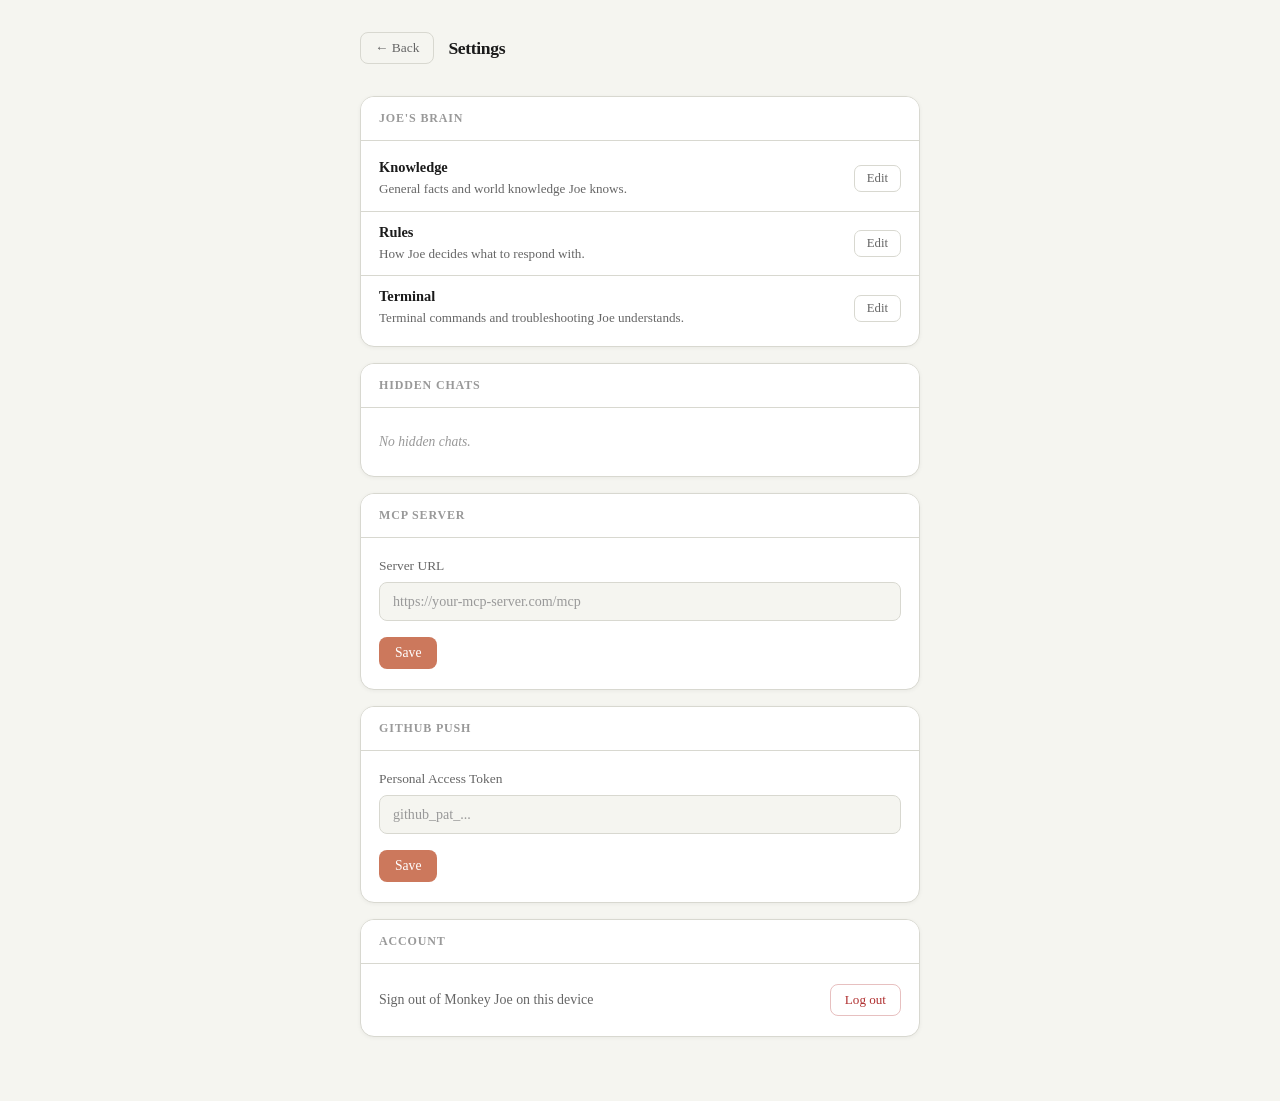
<file: settings.html>
<!DOCTYPE html>
<html lang="en">
<head>
  <meta charset="UTF-8" />
  <meta name="viewport" content="width=device-width, initial-scale=1.0" />
  <title>Settings – Monkey Joe</title>
  <link rel="stylesheet" href="style.css" />
  <style>
    body {
      display: block;
      overflow-y: auto;
      padding: 0;
      background: var(--bg);
      font-family: var(--font-body);
    }

    /* ── Page shell ── */
    .settings-page {
      max-width: 600px;
      margin: 0 auto;
      padding: 32px 20px 48px;
    }

    /* ── Top bar ── */
    .settings-topbar {
      display: flex;
      align-items: center;
      gap: 14px;
      margin-bottom: 32px;
    }
    .back-btn {
      background: none;
      border: 1px solid var(--border);
      color: var(--text-muted);
      padding: 7px 14px;
      border-radius: 8px;
      cursor: pointer;
      font-size: 0.84rem;
      font-family: var(--font-body);
      transition: all 0.13s;
      display: flex; align-items: center; gap: 6px;
    }
    .back-btn:hover { color: var(--text); border-color: var(--accent); background: var(--accent-dim); }

    .settings-title {
      font-family: var(--font-ui);
      font-size: 1.1rem;
      font-weight: 700;
      color: var(--text);
      letter-spacing: -0.02em;
    }

    /* ── Section cards ── */
    .section {
      background: var(--surface);
      border: 1px solid var(--border);
      border-radius: var(--radius-lg);
      overflow: hidden;
      margin-bottom: 16px;
      box-shadow: 0 1px 4px rgba(0,0,0,0.05);
    }

    .section-header {
      padding: 14px 18px;
      border-bottom: 1px solid var(--border);
      background: var(--surface);
    }
    .section-header h2 {
      font-family: var(--font-ui);
      font-size: 0.75rem;
      font-weight: 600;
      color: var(--text-dim);
      text-transform: uppercase;
      letter-spacing: 0.07em;
    }

    .section-body { padding: 6px 0; }

    /* ── Brain parts ── */
    .brain-part {
      padding: 12px 18px;
      border-bottom: 1px solid var(--border);
    }
    .brain-part:last-child { border-bottom: none; }

    .brain-part-header {
      display: flex;
      justify-content: space-between;
      align-items: center;
      gap: 12px;
    }
    .brain-part-name {
      font-family: var(--font-ui);
      font-size: 0.9rem;
      font-weight: 600;
      color: var(--text);
    }
    .brain-part-summary {
      font-size: 0.82rem;
      color: var(--text-muted);
      margin-top: 3px;
      line-height: 1.5;
    }

    .edit-btn {
      background: none;
      border: 1px solid var(--border);
      color: var(--text-muted);
      padding: 5px 12px;
      border-radius: 7px;
      cursor: pointer;
      font-size: 0.8rem;
      font-family: var(--font-body);
      white-space: nowrap;
      flex-shrink: 0;
      transition: all 0.13s;
    }
    .edit-btn:hover { border-color: var(--accent); color: var(--accent); background: var(--accent-dim); }

    .edit-area {
      display: none;
      margin-top: 12px;
    }
    .edit-area textarea {
      width: 100%;
      background: var(--bg);
      border: 1.5px solid var(--border);
      border-radius: 8px;
      color: var(--text);
      padding: 10px 12px;
      font-family: 'Menlo', 'Consolas', monospace;
      font-size: 0.8rem;
      resize: vertical;
      min-height: 160px;
      transition: border-color 0.15s;
    }
    .edit-area textarea:focus { outline: none; border-color: var(--accent); }

    .save-btn {
      margin-top: 8px;
      background: var(--accent);
      color: white; border: none;
      padding: 8px 16px;
      border-radius: 8px; cursor: pointer;
      font-size: 0.85rem; font-family: var(--font-body);
      font-weight: 500;
      transition: background 0.13s;
    }
    .save-btn:hover { background: var(--accent-light); }

    /* ── Settings rows (MCP etc) ── */
    .settings-row {
      padding: 14px 18px;
      border-bottom: 1px solid var(--border);
      display: flex;
      flex-direction: column;
      gap: 8px;
    }
    .settings-row:last-child { border-bottom: none; }

    .settings-row label {
      font-size: 0.84rem;
      font-weight: 500;
      color: var(--text-muted);
      font-family: var(--font-body);
    }

    .mcp-input {
      width: 100%;
      background: var(--bg);
      border: 1.5px solid var(--border);
      border-radius: 8px;
      color: var(--text);
      padding: 10px 13px;
      font-size: 0.88rem;
      font-family: var(--font-body);
      transition: border-color 0.15s, box-shadow 0.15s;
    }
    .mcp-input:focus {
      outline: none;
      border-color: var(--accent);
      box-shadow: 0 0 0 3px var(--accent-dim);
    }
    .mcp-input::placeholder { color: var(--text-dim); }

    /* ── Hidden chats ── */
    .hidden-chat-row {
      display: flex;
      justify-content: space-between;
      align-items: center;
      padding: 11px 18px;
      border-bottom: 1px solid var(--border);
      gap: 12px;
    }
    .hidden-chat-row:last-child { border-bottom: none; }
    .hidden-chat-name {
      font-size: 0.87rem;
      color: var(--text);
      flex: 1;
      white-space: nowrap; overflow: hidden; text-overflow: ellipsis;
    }

    .empty-state {
      padding: 20px 18px;
      font-size: 0.85rem;
      color: var(--text-dim);
      font-style: italic;
    }

    /* ── Danger zone ── */
    .danger-row {
      padding: 14px 18px;
      display: flex;
      align-items: center;
      justify-content: space-between;
      gap: 12px;
    }
    .danger-label { font-size: 0.87rem; color: var(--text-muted); }
    .danger-btn {
      background: none;
      border: 1px solid rgba(176,48,48,0.3);
      color: #b03030;
      padding: 7px 14px;
      border-radius: 8px;
      cursor: pointer;
      font-size: 0.82rem;
      font-family: var(--font-body);
      transition: all 0.13s;
      white-space: nowrap;
    }
    .danger-btn:hover { background: rgba(176,48,48,0.06); border-color: #b03030; }
  </style>
</head>
<body>
  <div class="settings-page">

    <!-- Top bar -->
    <div class="settings-topbar">
      <button class="back-btn" onclick="location.href='index.html'">← Back</button>
      <span class="settings-title">Settings</span>
    </div>

    <!-- Joe's Brain -->
    <div class="section">
      <div class="section-header"><h2>Joe's Brain</h2></div>
      <div class="section-body">
        <div id="brain-parts"></div>
      </div>
    </div>

    <!-- Hidden Chats -->
    <div class="section">
      <div class="section-header"><h2>Hidden Chats</h2></div>
      <div class="section-body">
        <div id="hidden-chats-list">
          <div class="empty-state">No hidden chats.</div>
        </div>
      </div>
    </div>

    <!-- MCP Server -->
    <div class="section">
      <div class="section-header"><h2>MCP Server</h2></div>
      <div class="section-body">
        <div class="settings-row">
          <label for="mcp-url">Server URL</label>
          <input class="mcp-input" type="text" id="mcp-url" placeholder="https://your-mcp-server.com/mcp" />
          <div>
            <button class="save-btn" id="mcp-save">Save</button>
          </div>
        </div>
      </div>
    </div>

    <!-- GitHub -->
    <div class="section">
      <div class="section-header"><h2>GitHub Push</h2></div>
      <div class="section-body">
        <div class="settings-row">
          <label for="github-token">Personal Access Token</label>
          <input class="mcp-input" type="password" id="github-token" placeholder="github_pat_..." />
          <div>
            <button class="save-btn" id="github-token-save">Save</button>
          </div>
        </div>
      </div>
    </div>

    <!-- Account -->
    <div class="section">
      <div class="section-header"><h2>Account</h2></div>
      <div class="section-body">
        <div class="danger-row">
          <span class="danger-label">Sign out of Monkey Joe on this device</span>
          <button class="danger-btn" onclick="sessionStorage.removeItem('mj_auth'); location.href='index.html';">Log out</button>
        </div>
      </div>
    </div>

  </div><!-- /.settings-page -->

  <script>
    // config.js may not exist on GitHub Pages — define a safe fallback
    window.CONFIG = window.CONFIG || {};
  </script>
  <script src="config.js" onerror="/* config.js not found, using fallback */"></script>
  <script src="js/storage.js"></script>
  <script src="js/backside.js"></script>
  <script src="js/brain.js"></script>
  <script>
    // ── Brain parts ──
    const brainKeys = ['knowledge', 'rules', 'terminal'];
    const summaries = {
      knowledge: 'General facts and world knowledge Joe knows.',
      rules:     'How Joe decides what to respond with.',
      terminal:  'Terminal commands and troubleshooting Joe understands.',
    };

    const container = document.getElementById('brain-parts');
    brainKeys.forEach(key => {
      const data = Storage.getBrain(key);
      const div = document.createElement('div');
      div.className = 'brain-part';
      div.innerHTML = `
        <div class="brain-part-header">
          <div>
            <div class="brain-part-name">${key.charAt(0).toUpperCase() + key.slice(1)}</div>
            <div class="brain-part-summary">${summaries[key]}</div>
          </div>
          <button class="edit-btn" data-key="${key}">Edit</button>
        </div>
        <div class="edit-area" id="edit-${key}">
          <textarea id="ta-${key}">${JSON.stringify(data, null, 2)}</textarea>
          <button class="save-btn" data-save="${key}">Save</button>
        </div>
      `;
      container.appendChild(div);
    });

    document.querySelectorAll('.edit-btn').forEach(btn => {
      btn.addEventListener('click', () => {
        const key = btn.dataset.key;
        const area = document.getElementById('edit-' + key);
        const open = area.style.display === 'block';
        area.style.display = open ? 'none' : 'block';
        btn.textContent = open ? 'Edit' : 'Close';
      });
    });

    document.querySelectorAll('[data-save]').forEach(btn => {
      btn.addEventListener('click', () => {
        const key = btn.dataset.save;
        try {
          const val = JSON.parse(document.getElementById('ta-' + key).value);
          Storage.setBrain(key, val);
          btn.textContent = 'Saved ✓';
          setTimeout(() => btn.textContent = 'Save', 1800);
        } catch(e) {
          alert('Invalid JSON: ' + e.message);
        }
      });
    });

    // ── Hidden chats ──
    const hiddenList = document.getElementById('hidden-chats-list');
    const hidden = Chat.getHiddenChats();
    if (hidden.length) {
      hiddenList.innerHTML = '';
      const escH = s => String(s == null ? '' : s).replace(/[&<>"']/g, ch =>
        ({ '&': '&amp;', '<': '&lt;', '>': '&gt;', '"': '&quot;', "'": '&#39;' }[ch]));
      hidden.forEach(c => {
        const row = document.createElement('div');
        row.className = 'hidden-chat-row';
        row.innerHTML = `
          <span class="hidden-chat-name">${escH(c.title)}</span>
          <button class="edit-btn" data-id="${escH(c.id)}">Restore</button>
        `;
        row.querySelector('button').addEventListener('click', () => {
          Chat.restoreChat(c.id);
          row.remove();
          if (!hiddenList.querySelectorAll('[data-id]').length)
            hiddenList.innerHTML = '<div class="empty-state">No hidden chats.</div>';
        });
        hiddenList.appendChild(row);
      });
    }

    // ── MCP ──
    const mcpInput = document.getElementById('mcp-url');
    mcpInput.value = Storage.getMcpUrl();
    document.getElementById('mcp-save').addEventListener('click', () => {
      Storage.setMcpUrl(mcpInput.value.trim());
      const btn = document.getElementById('mcp-save');
      btn.textContent = 'Saved ✓';
      setTimeout(() => btn.textContent = 'Save', 1800);
    });

    // ── GitHub token ──
    const ghInput = document.getElementById('github-token');
    ghInput.value = localStorage.getItem('mj_github_token') || '';
    document.getElementById('github-token-save').addEventListener('click', () => {
      localStorage.setItem('mj_github_token', ghInput.value.trim());
      const btn = document.getElementById('github-token-save');
      btn.textContent = 'Saved ✓';
      setTimeout(() => btn.textContent = 'Save', 1800);
    });
  </script>
</body>
</html>
</file>
<file: style.css>
html, body { height: 100%; }

:root {
  --bg: #f5f5f0;
  --sidebar-bg: #ebebе6;
  --surface: #ffffff;
  --border: #d8d8d0;
  --text: #1a1a1a;
  --text-muted: #666;
  --text-dim: #999;
  --accent: #cc785c;
  --accent-light: #e8956d;
  --accent-dim: rgba(204,120,92,0.1);
  --user-bubble: #e8e8e2;
  --joe-bubble: #ffffff;
  --input-bg: #ffffff;
  --radius: 12px;
  --radius-lg: 14px;
  --sidebar-w: 240px;
  --font-body: 'Georgia', serif;
  --font-ui: 'Georgia', serif;
}

* { box-sizing: border-box; margin: 0; padding: 0; }

body {
  font-family: 'Georgia', serif;
  background: var(--bg);
  color: var(--text);
  display: flex;
  height: 100%;
  overflow: hidden;
}

/* Sidebar */
#sidebar {
  width: var(--sidebar-w);
  background: var(--sidebar-bg);
  display: flex;
  flex-direction: column;
  border-right: 1px solid var(--border);
  transition: margin-left 0.2s;
  height: 100%;
  min-height: 0;
  flex-shrink: 0;
}
/* Negative margin (not transform) so the sidebar's footprint leaves the flex
   row — #main's flex:1 then grows to fill the space instead of going blank. */
#sidebar.hidden { margin-left: calc(-1 * var(--sidebar-w)); }

#sidebar-header {
  display: flex;
  align-items: center;
  justify-content: space-between;
  padding: 16px 12px;
  border-bottom: 1px solid var(--border);
}
.logo { font-size: 1rem; font-weight: bold; }

#new-chat-btn {
  background: var(--accent);
  color: white;
  border: none;
  border-radius: 6px;
  width: 28px; height: 28px;
  font-size: 1.2rem;
  cursor: pointer;
  line-height: 1;
}

#chat-list {
  flex: 1;
  overflow-y: auto;
  padding: 8px 0;
}
.chat-item {
  padding: 14px;
  cursor: pointer;
  font-size: 0.85rem;
  color: var(--text-muted);
  border-radius: 6px;
  margin: 2px 6px;
  display: flex;
  align-items: center;
  justify-content: space-between;
  position: relative;
}
.chat-item-title {
  white-space: nowrap;
  overflow: hidden;
  text-overflow: ellipsis;
  flex: 1;
}
.chat-item:hover, .chat-item.active {
  background: var(--surface);
  color: var(--text);
}
.chat-menu-btn {
  background: none;
  border: none;
  color: var(--text-muted);
  font-size: 1rem;
  cursor: pointer;
  padding: 0 2px;
  opacity: 0;
  flex-shrink: 0;
}
.chat-item:hover .chat-menu-btn { opacity: 1; }

.chat-menu-dropdown {
  position: absolute;
  right: 8px;
  top: 100%;
  background: var(--surface);
  border: 1px solid var(--border);
  border-radius: 8px;
  box-shadow: 0 4px 16px rgba(0,0,0,0.12);
  z-index: 200;
  min-width: 140px;
  overflow: hidden;
}
.menu-item {
  padding: 9px 14px;
  font-size: 0.85rem;
  cursor: pointer;
  color: var(--text);
}
.menu-item:hover { background: var(--bg); }

#sidebar-footer {
  padding: 12px;
  border-top: 1px solid var(--border);
}
#settings-btn {
  width: 100%;
  background: none;
  border: 1px solid var(--border);
  color: var(--text-muted);
  padding: 8px;
  border-radius: 6px;
  cursor: pointer;
  font-size: 0.85rem;
}
#settings-btn:hover { color: var(--text); border-color: var(--accent); }

/* Main */
#main {
  flex: 1;
  display: flex;
  flex-direction: column;
  overflow: hidden;
  height: 100%;
  min-height: 0;
}

#topbar {
  display: flex;
  align-items: center;
  gap: 12px;
  padding: 12px 16px;
  border-bottom: 1px solid var(--border);
  background: var(--bg);
}
#sidebar-toggle {
  background: none;
  border: none;
  color: var(--text-muted);
  font-size: 1.2rem;
  cursor: pointer;
}
#chat-title {
  font-size: 0.9rem;
  color: var(--text-muted);
}

/* Messages */
#messages {
  flex: 1;
  overflow-y: auto;
  padding: 20px 16px;
  display: flex;
  flex-direction: column;
  gap: 16px;
}

.message {
  display: flex;
  gap: 10px;
  max-width: 720px;
  width: 100%;
}
.message.user { align-self: flex-end; flex-direction: row-reverse; }
.message.joe  { align-self: flex-start; }

.avatar {
  width: 32px; height: 32px;
  border-radius: 50%;
  display: flex; align-items: center; justify-content: center;
  font-size: 1rem;
  flex-shrink: 0;
}
.message.user .avatar { background: var(--accent); }
.message.joe  .avatar { background: var(--surface); }

.bubble {
  padding: 14px;
  border-radius: var(--radius);
  font-size: 0.92rem;
  line-height: 1.6;
  max-width: calc(100% - 50px);
  white-space: pre-wrap;
}
.message.user .bubble { background: var(--user-bubble); border-radius: var(--radius) 4px var(--radius) var(--radius); }
.message.joe  .bubble { background: var(--joe-bubble); border-radius: 4px var(--radius) var(--radius) var(--radius); }

.bubble pre {
  background: #111;
  padding: 10px;
  border-radius: 6px;
  overflow-x: auto;
  font-size: 0.82rem;
  margin-top: 8px;
}
.bubble code { font-family: monospace; }

/* Input area */
#input-area {
  display: flex;
  align-items: flex-end;
  gap: 8px;
  padding: 12px 16px;
  border-top: 1px solid var(--border);
  background: var(--bg);
}

#user-input {
  flex: 1;
  background: var(--input-bg);
  border: 1px solid var(--border);
  border-radius: var(--radius);
  color: var(--text);
  padding: 14px;
  font-size: 0.92rem;
  font-family: inherit;
  resize: none;
  max-height: 200px;
  overflow-y: auto;
  line-height: 1.5;
}
#user-input:focus { outline: none; border-color: var(--accent); }

#send-btn, #attach-photo-btn, #draw-btn {
  background: none;
  border: none;
  color: var(--text-muted);
  font-size: 1.3rem;
  cursor: pointer;
  padding: 6px;
  border-radius: 6px;
  transition: color 0.15s;
}
#send-btn { color: var(--accent); font-size: 1.4rem; }
#send-btn:hover { color: var(--accent-light); }
#attach-photo-btn:hover, #draw-btn:hover { color: var(--text); }

/* Modals */
.modal {
  position: fixed; inset: 0;
  background: rgba(0,0,0,0.6);
  display: flex; align-items: center; justify-content: center;
  z-index: 100;
}
.modal.hidden { display: none; }

.modal-box {
  background: var(--surface);
  border: 1px solid var(--border);
  border-radius: var(--radius);
  padding: 20px;
  max-width: 360px;
  width: 90%;
  display: flex;
  flex-direction: column;
  gap: 12px;
}
.modal-box p { font-size: 0.9rem; color: var(--text-muted); }
.modal-box strong { color: var(--text); font-size: 0.95rem; }

.modal-actions {
  display: flex;
  gap: 8px;
  justify-content: flex-end;
}
.modal-actions button {
  padding: 7px 14px;
  border-radius: 6px;
  border: none;
  cursor: pointer;
  font-size: 0.85rem;
}
#search-allow, #draw-submit, #photo-submit {
  background: var(--accent);
  color: white;
}
#search-deny, #draw-cancel, #photo-cancel {
  background: var(--surface);
  color: var(--text-muted);
  border: 1px solid var(--border);
}
#draw-clear, #photo-clear {
  background: none;
  color: var(--text-muted);
  border: 1px solid var(--border);
}

canvas {
  border: 1px solid var(--border);
  border-radius: 6px;
  background: #f0f0f0;
  touch-action: none;
  cursor: crosshair;
  display: block;
  width: 100%;
}

textarea#photo-desc {
  background: var(--input-bg);
  border: 1px solid var(--border);
  border-radius: 6px;
  color: var(--text);
  padding: 8px;
  font-family: inherit;
  font-size: 0.85rem;
  resize: none;
}
textarea#photo-desc:focus { outline: none; border-color: var(--accent); }

/* Scrollbars */
::-webkit-scrollbar { width: 4px; }
::-webkit-scrollbar-track { background: transparent; }
::-webkit-scrollbar-thumb { background: var(--border); border-radius: 4px; }

/* Typing indicator */
.typing span {
  display: inline-block;
  width: 6px; height: 6px;
  background: var(--text-muted);
  border-radius: 50%;
  animation: blink 1.2s infinite;
  margin: 0 2px;
}
.typing span:nth-child(2) { animation-delay: 0.2s; }
.typing span:nth-child(3) { animation-delay: 0.4s; }
@keyframes blink {
  0%, 80%, 100% { opacity: 0.2; }
  40% { opacity: 1; }
}

/* Projects */
.new-project-btn {
  width: calc(100% - 12px);
  margin: 6px 6px 2px;
  background: none;
  border: 1px dashed var(--border);
  color: var(--text-muted);
  padding: 7px 10px;
  border-radius: 6px;
  cursor: pointer;
  font-size: 0.8rem;
  text-align: left;
}
.new-project-btn:hover { border-color: var(--accent); color: var(--accent); }

.project-wrap { margin: 2px 0; }

.project-header {
  display: flex;
  align-items: center;
  gap: 6px;
  padding: 8px 14px 8px 10px;
  cursor: pointer;
  border-radius: 6px;
  margin: 0 6px;
  font-size: 0.85rem;
  font-weight: 600;
  color: var(--text);
}
.project-header:hover { background: var(--surface); }
.project-arrow { font-size: 0.65rem; color: var(--text-muted); flex-shrink: 0; }
.project-name { flex: 1; white-space: nowrap; overflow: hidden; text-overflow: ellipsis; }

.project-new-chat-btn {
  display: block;
  margin: 1px 6px 1px 26px;
  background: none;
  border: none;
  color: var(--text-muted);
  font-size: 0.8rem;
  padding: 5px 10px;
  border-radius: 5px;
  cursor: pointer;
  text-align: left;
  width: calc(100% - 32px);
}
.project-new-chat-btn:hover { background: var(--surface); color: var(--accent); }

.chat-item.in-project { margin-left: 20px; width: calc(100% - 26px); }

.sidebar-divider {
  height: 1px;
  background: var(--border);
  margin: 6px 12px;
}

/* File cards */
.file-card {
  display: flex;
  align-items: center;
  gap: 12px;
  background: var(--bg);
  border: 1px solid var(--border);
  border-radius: 10px;
  padding: 14px;
  margin-top: 4px;
  min-width: 220px;
}
.file-card-icon { font-size: 1.6rem; }
.file-card-info { display: flex; flex-direction: column; gap: 6px; }
.file-card-name { font-size: 0.88rem; font-weight: 600; color: var(--text); }
.file-card-actions { display: flex; gap: 6px; }
.file-btn {
  background: var(--surface);
  border: 1px solid var(--border);
  color: var(--text);
  padding: 5px 10px;
  border-radius: 6px;
  cursor: pointer;
  font-size: 0.78rem;
}
.file-btn:hover { border-color: var(--accent); color: var(--accent); }
.file-btn-dl { background: var(--accent); color: white; border-color: var(--accent); }
.file-btn-dl:hover { background: var(--accent-light); color: white; }

/* File viewer */
.viewer-box {
  max-width: 90vw;
  width: 90vw;
  height: 85vh;
  max-height: 85vh;
  display: flex;
  flex-direction: column;
  gap: 0;
  padding: 0;
  overflow: hidden;
}
.viewer-header {
  display: flex;
  align-items: center;
  justify-content: space-between;
  padding: 12px 16px;
  border-bottom: 1px solid var(--border);
  font-size: 0.9rem;
  font-weight: 600;
  flex-shrink: 0;
}
.viewer-body {
  flex: 1;
  overflow: auto;
  padding: 16px;
  background: var(--bg);
}

/* Joeing indicator */
.typing-joe {
  display: flex;
  align-items: center;
  gap: 8px;
  padding: 14px;
}
.typing-emoji {
  font-size: 1.3rem;
  transition: opacity 0.15s;
}
.typing-label {
  font-size: 0.85rem;
  color: var(--text-muted);
  font-style: italic;
}

#logout-btn {
  width: 100%;
  background: none;
  border: 1px solid var(--border);
  color: var(--text-muted);
  padding: 8px;
  border-radius: 6px;
  cursor: pointer;
  font-size: 0.85rem;
  margin-top: 6px;
}
#logout-btn:hover { color: #c0392b; border-color: #c0392b; }

.speak-btn {
  display: inline-block;
  margin-top: 6px;
  margin-left: 4px;
  background: none;
  border: none;
  cursor: pointer;
  font-size: 1rem;
  opacity: 0.5;
  padding: 0;
  vertical-align: middle;
}
.speak-btn:hover { opacity: 1; }

/* ── Sidebar nav button ── */
#sidebar-nav {
  padding: 6px 8px 2px;
}
.sidebar-nav-btn {
  width: 100%;
  background: none;
  border: none;
  color: var(--text-muted);
  padding: 8px 10px;
  border-radius: 6px;
  cursor: pointer;
  font-size: 0.85rem;
  text-align: left;
  font-family: inherit;
}
.sidebar-nav-btn:hover { background: var(--surface); color: var(--text); }
.sidebar-nav-btn.active { background: var(--surface); color: var(--accent); font-weight: 600; }

/* ── Projects panel ── */
#projects-panel {
  flex: 1;
  display: flex;
  flex-direction: column;
  overflow: hidden;
  height: 100%;
  background: var(--bg);
}
#projects-panel.hidden { display: none; }

#projects-topbar {
  display: flex;
  align-items: center;
  gap: 12px;
  padding: 12px 16px;
  border-bottom: 1px solid var(--border);
  background: var(--bg);
}
.projects-panel-title {
  font-size: 1.1rem;
  font-weight: 700;
  color: var(--text);
  flex: 1;
}
#new-project-panel-btn {
  background: var(--accent);
  color: white;
  border: none;
  border-radius: 8px;
  padding: 7px 14px;
  font-size: 0.83rem;
  font-weight: 600;
  cursor: pointer;
  font-family: inherit;
}
#new-project-panel-btn:hover { background: var(--accent-light); }

#projects-grid {
  flex: 1;
  overflow-y: auto;
  padding: 24px;
  display: grid;
  grid-template-columns: repeat(auto-fill, minmax(220px, 1fr));
  gap: 16px;
  align-content: start;
}

.project-card {
  background: var(--surface);
  border: 1px solid var(--border);
  border-radius: var(--radius);
  padding: 18px 16px;
  cursor: pointer;
  transition: box-shadow 0.15s, border-color 0.15s;
  display: flex;
  flex-direction: column;
  gap: 8px;
  min-height: 100px;
  position: relative;
}
.project-card:hover { border-color: var(--accent); box-shadow: 0 2px 12px rgba(0,0,0,0.08); }
.project-card-name {
  font-weight: 700;
  font-size: 0.95rem;
  color: var(--text);
}
.project-card-meta {
  font-size: 0.78rem;
  color: var(--text-muted);
  margin-top: auto;
}
.project-card-menu {
  position: absolute;
  top: 10px; right: 10px;
  background: none;
  border: none;
  color: var(--text-muted);
  font-size: 1.1rem;
  cursor: pointer;
  padding: 2px 6px;
  border-radius: 4px;
  opacity: 0;
}
.project-card:hover .project-card-menu { opacity: 1; }
.project-card-menu:hover { background: var(--bg); }

/* ── Project page ── */
#project-page {
  flex: 1;
  display: flex;
  flex-direction: column;
  overflow: hidden;
  height: 100%;
  background: var(--bg);
}
#project-page.hidden { display: none; }

#project-page-topbar {
  display: flex;
  align-items: center;
  gap: 12px;
  padding: 12px 16px;
  border-bottom: 1px solid var(--border);
  background: var(--bg);
  flex-shrink: 0;
}
.project-back-btn {
  background: none;
  border: none;
  color: var(--text-muted);
  font-size: 0.85rem;
  cursor: pointer;
  padding: 4px 0;
  font-family: inherit;
  white-space: nowrap;
}
.project-back-btn:hover { color: var(--accent); }
#project-page-name {
  font-size: 1.1rem;
  font-weight: 700;
  color: var(--text);
}

#project-page-body {
  flex: 1;
  overflow-y: auto;
  padding: 16px 24px;
  max-width: 760px;
  width: 100%;
  margin: 0 auto;
}

.project-chat-item {
  background: var(--surface);
  border: 1px solid var(--border);
  border-radius: 10px;
  padding: 14px 16px;
  margin-bottom: 8px;
  cursor: pointer;
  transition: border-color 0.13s;
  display: flex;
  flex-direction: column;
  gap: 4px;
}
.project-chat-item:hover { border-color: var(--accent); }
.project-chat-item-title { font-size: 0.9rem; font-weight: 600; color: var(--text); }
.project-chat-item-meta { font-size: 0.78rem; color: var(--text-muted); }

.project-new-chat-card {
  background: none;
  border: 1.5px dashed var(--border);
  border-radius: 10px;
  padding: 14px 16px;
  margin-bottom: 8px;
  cursor: pointer;
  color: var(--text-muted);
  font-size: 0.88rem;
  text-align: left;
  width: 100%;
  font-family: inherit;
  transition: border-color 0.13s, color 0.13s;
}
.project-new-chat-card:hover { border-color: var(--accent); color: var(--accent); }

/* Breadcrumb in topbar */
#chat-title .breadcrumb-sep { color: var(--text-muted); margin: 0 6px; }
#chat-title .breadcrumb-project { color: var(--text-muted); font-weight: 400; cursor: pointer; }
#chat-title .breadcrumb-project:hover { color: var(--accent); }

#main.hidden { display: none; }
</file>
